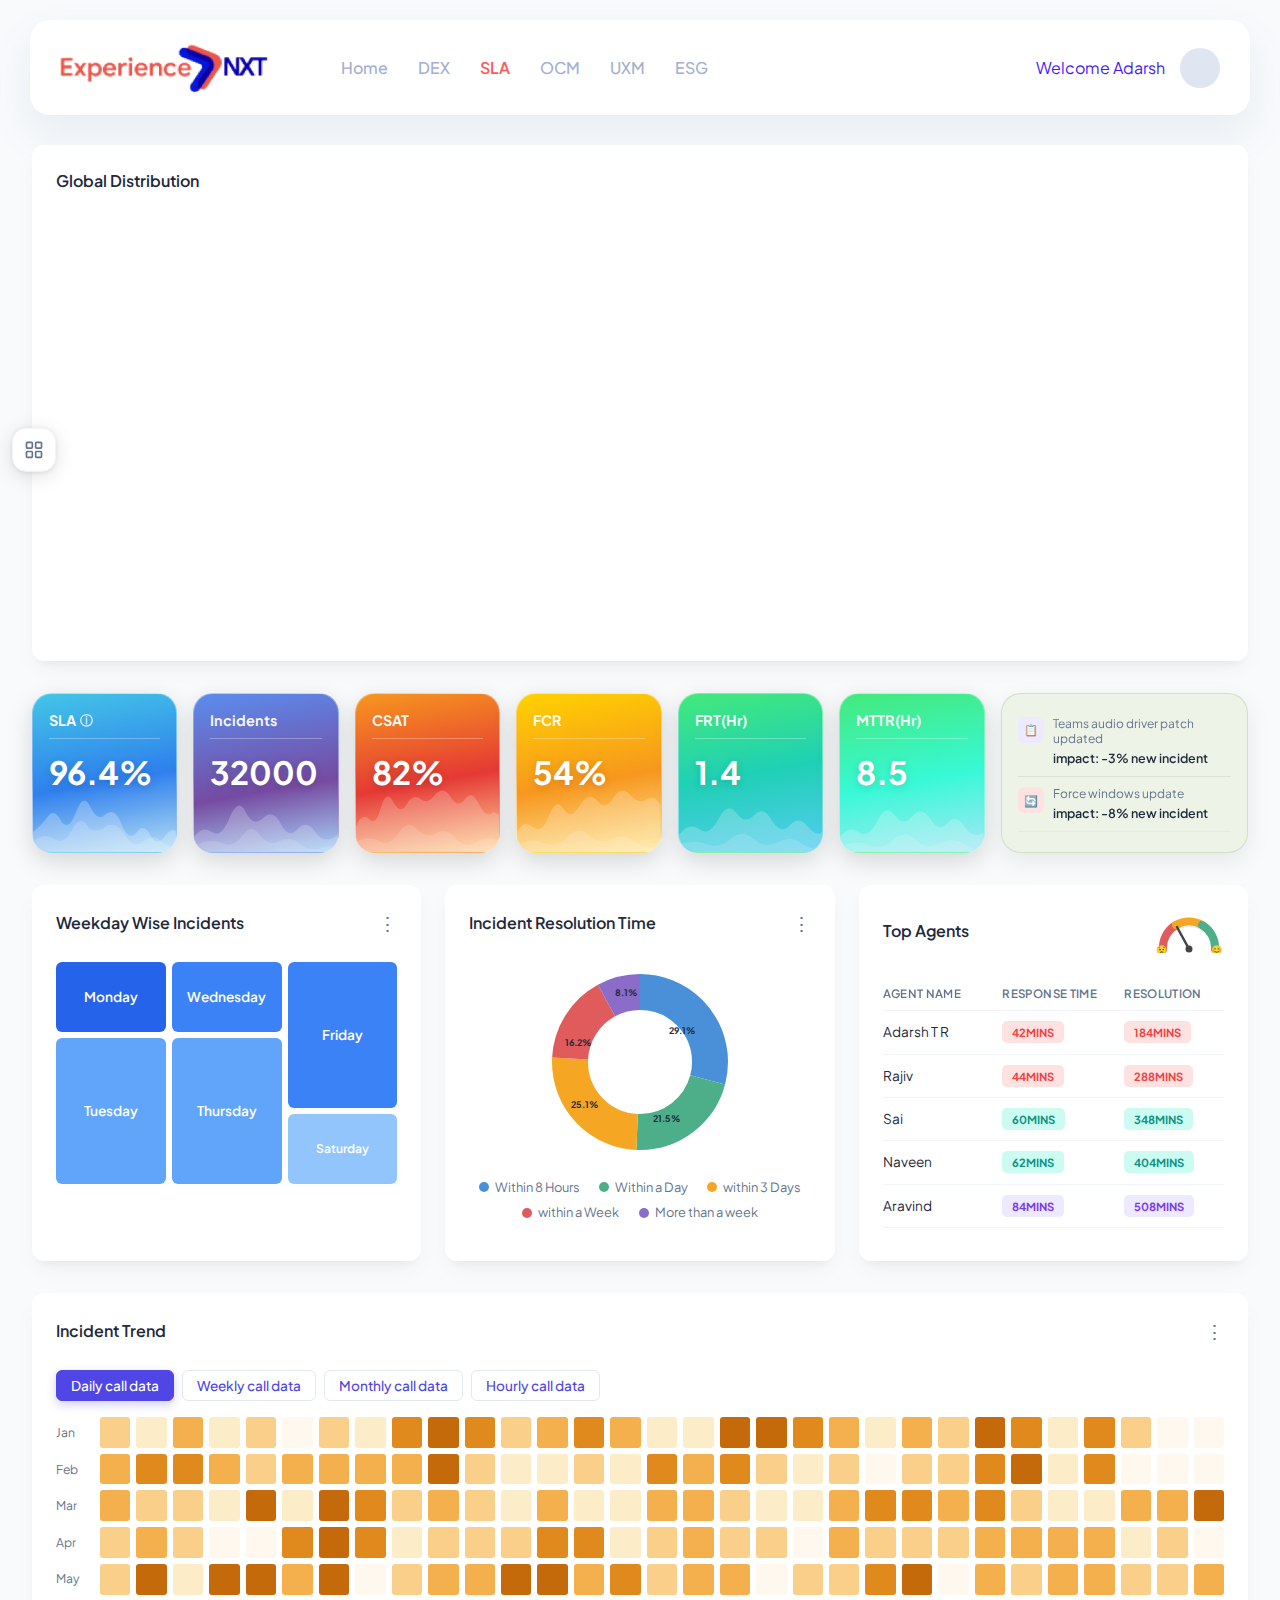
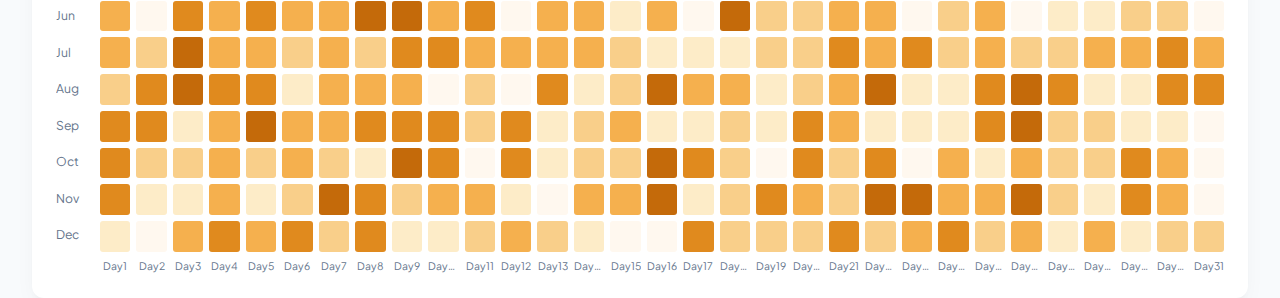
<file: call.html>
<!DOCTYPE html>
<html lang="en">
<head>
    <meta charset="UTF-8">
    <meta name="viewport" content="width=device-width, initial-scale=1.0">
    <title>Experience NXT | Enterprise Dashboard</title>
    <link rel="preconnect" href="https://fonts.googleapis.com">
    <link rel="preconnect" href="https://fonts.gstatic.com" crossorigin>
    <link href="https://fonts.googleapis.com/css2?family=Plus Jakarta Sans:wght@300;400;500;600;700&display=swap" rel="stylesheet">
    <link rel="stylesheet" href="call.css">
</head>
<body>

    <!-- Floating Side Navbar -->
    <div class="floating-nav" id="floatingNav">
        <div class="fnav-toggle" id="fnavToggle" title="Apps">
            <svg width="20" height="20" viewBox="0 0 24 24" fill="none" stroke="currentColor" stroke-width="2" stroke-linecap="round" stroke-linejoin="round">
                <rect x="3" y="3" width="7" height="7" rx="1"/><rect x="14" y="3" width="7" height="7" rx="1"/>
                <rect x="3" y="14" width="7" height="7" rx="1"/><rect x="14" y="14" width="7" height="7" rx="1"/>
            </svg>
        </div>

        <div class="fnav-panel" id="fnavPanel">
            <p class="fnav-label">APPS</p>
            <ul class="fnav-list">
                <li class="fnav-item" data-app="sentiment" onclick="window.location.href='index.html'">
                    <span class="fnav-icon sentiment">
                        <svg width="18" height="18" viewBox="0 0 24 24" fill="none" stroke="currentColor" stroke-width="2" stroke-linecap="round" stroke-linejoin="round">
                            <circle cx="12" cy="12" r="10"/>
                            <path d="M8 14s1.5 2 4 2 4-2 4-2"/>
                            <line x1="9" y1="9" x2="9.01" y2="9"/><line x1="15" y1="9" x2="15.01" y2="9"/>
                        </svg>
                    </span>
                    <span class="fnav-text">Sentiment</span>
                </li>
                <li class="fnav-item active" data-app="call">
                    <span class="fnav-icon call">
                        <svg width="18" height="18" viewBox="0 0 24 24" fill="none" stroke="currentColor" stroke-width="2" stroke-linecap="round" stroke-linejoin="round">
                            <path d="M22 16.92v3a2 2 0 0 1-2.18 2 19.79 19.79 0 0 1-8.63-3.07A19.5 19.5 0 0 1 4.69 12 19.79 19.79 0 0 1 1.61 3.35 2 2 0 0 1 3.6 1h3a2 2 0 0 1 2 1.72c.127.96.361 1.903.7 2.81a2 2 0 0 1-.45 2.11L7.91 8.6a16 16 0 0 0 6.07 6.07l.96-.96a2 2 0 0 1 2.11-.45c.907.339 1.85.573 2.81.7A2 2 0 0 1 22 16.92z"/>
                        </svg>
                    </span>
                    <span class="fnav-text">Call</span>
                </li>
                <li class="fnav-item" data-app="agent">
                    <span class="fnav-icon agent">
                        <svg width="18" height="18" viewBox="0 0 24 24" fill="none" stroke="currentColor" stroke-width="2" stroke-linecap="round" stroke-linejoin="round">
                            <path d="M20 21v-2a4 4 0 0 0-4-4H8a4 4 0 0 0-4 4v2"/>
                            <circle cx="12" cy="7" r="4"/>
                        </svg>
                    </span>
                    <span class="fnav-text">Agent</span>
                </li>
            </ul>
        </div>
    </div>
    <nav class="navbar">
        <div class="logo">
            <img src="assets/logo.png" alt="Experience NXT" class="logo-img">
        </div>
        <ul class="nav-links">
            <li>Home</li>
            <li>DEX</li>
            <li class="active">SLA</li>
            <li>OCM</li>
            <li>UXM</li>
            <li>ESG</li>
        </ul>
        <div class="user-profile">
            <span>Welcome Adarsh</span>
            <div class="avatar"></div>
        </div>
    </nav>

    <main class="dashboard-container">

        <section class="panel map-panel">
            <div class="panel-header">
              <h4>Global Distribution</h4>
            </div>
            <div style="width:100%; height:420px;"></div>
        </section>

        <!-- KPI Grid -->
        <section class="kpi-grid">
            <!-- SLA -->
            <div class="grid-card color-blue">
                <div class="card-header">SLA <span class="info-icon" style="font-size:0.8rem;opacity:0.8;">ⓘ</span></div>
                <div class="card-value">96.4%</div>
                <svg class="mountain-bg" viewBox="0 0 200 75" preserveAspectRatio="none" xmlns="http://www.w3.org/2000/svg">
                    <path d="M0 75 L0 55 Q10 50 20 40 Q30 30 40 45 Q50 55 60 35 Q70 15 80 30 Q90 45 100 38 Q115 28 125 50 Q135 65 145 55 Q155 45 165 60 Q175 70 185 58 Q195 50 200 55 L200 75 Z" fill="rgba(255,255,255,0.25)"/>
                    <path d="M0 75 L0 65 Q15 55 30 62 Q45 68 55 52 Q65 38 75 48 Q85 58 100 50 Q115 42 130 60 Q142 72 155 64 Q168 56 180 65 Q190 72 200 68 L200 75 Z" fill="rgba(255,255,255,0.18)"/>
                </svg>
            </div>

            <!-- Incidents -->
            <div class="grid-card color-purple">
                <div class="card-header">Incidents</div>
                <div class="card-value">32000</div>
                <svg class="mountain-bg" viewBox="0 0 200 75" preserveAspectRatio="none" xmlns="http://www.w3.org/2000/svg">
                    <path d="M0 75 L0 60 Q12 48 25 55 Q38 62 50 40 Q62 20 72 35 Q82 50 95 42 Q110 30 122 48 Q132 62 145 52 Q158 42 170 56 Q182 68 200 58 L200 75 Z" fill="rgba(255,255,255,0.22)"/>
                    <path d="M0 75 L0 70 Q20 60 38 66 Q55 72 68 58 Q80 46 92 58 Q105 70 120 64 Q135 58 150 68 Q165 76 180 70 L200 68 L200 75 Z" fill="rgba(255,255,255,0.15)"/>
                </svg>
            </div>

            <!-- CSAT -->
            <div class="grid-card color-red">
                <div class="card-header">CSAT</div>
                <div class="card-value">82%</div>
                <svg class="mountain-bg" viewBox="0 0 200 75" preserveAspectRatio="none" xmlns="http://www.w3.org/2000/svg">
                    <path d="M0 75 L0 50 Q8 35 18 42 Q28 50 35 30 Q42 12 52 25 Q62 38 70 28 Q80 16 90 22 Q100 28 110 18 Q122 8 132 20 Q142 32 152 22 Q162 12 172 28 Q182 42 192 35 L200 38 L200 75 Z" fill="rgba(255,255,255,0.2)"/>
                    <path d="M0 75 L0 65 Q18 58 32 64 Q48 70 60 55 Q72 42 85 52 Q98 62 112 56 Q126 50 140 62 Q154 72 168 65 Q182 58 200 64 L200 75 Z" fill="rgba(255,255,255,0.14)"/>
                </svg>
            </div>

            <!-- FCR -->
            <div class="grid-card color-orange">
                <div class="card-header">FCR</div>
                <div class="card-value">54%</div>
                <svg class="mountain-bg" viewBox="0 0 200 75" preserveAspectRatio="none" xmlns="http://www.w3.org/2000/svg">
                    <path d="M0 75 L0 55 Q10 42 22 50 Q35 58 45 38 Q55 20 65 32 Q75 44 88 28 Q100 14 112 24 Q124 34 135 20 Q146 8 158 18 Q170 28 182 22 Q192 18 200 28 L200 75 Z" fill="rgba(255,255,255,0.22)"/>
                    <path d="M0 75 L0 68 Q22 60 38 66 Q55 72 70 60 Q85 48 100 58 Q115 68 132 62 Q148 56 165 65 Q180 73 200 68 L200 75 Z" fill="rgba(255,255,255,0.15)"/>
                </svg>
            </div>

            <!-- FRT -->
            <div class="grid-card color-teal">
                <div class="card-header">FRT(Hr)</div>
                <div class="card-value">1.4</div>
                <svg class="mountain-bg" viewBox="0 0 200 75" preserveAspectRatio="none" xmlns="http://www.w3.org/2000/svg">
                    <path d="M0 75 L0 58 Q14 45 28 52 Q42 60 55 42 Q68 24 80 36 Q92 48 105 38 Q118 28 130 44 Q142 58 155 48 Q168 38 180 50 Q192 60 200 55 L200 75 Z" fill="rgba(255,255,255,0.22)"/>
                    <path d="M0 75 L0 68 Q20 62 38 67 Q56 72 72 62 Q88 52 104 62 Q120 72 138 65 Q155 58 172 67 Q186 74 200 70 L200 75 Z" fill="rgba(255,255,255,0.15)"/>
                </svg>
            </div>

            <!-- MTTR -->
            <div class="grid-card color-indigo">
                <div class="card-header">MTTR(Hr)</div>
                <div class="card-value">8.5</div>
                <svg class="mountain-bg" viewBox="0 0 200 75" preserveAspectRatio="none" xmlns="http://www.w3.org/2000/svg">
                    <path d="M0 75 L0 60 Q12 48 26 55 Q40 62 52 44 Q64 26 76 38 Q88 50 100 40 Q114 28 126 42 Q138 56 150 46 Q162 36 174 50 Q186 62 200 56 L200 75 Z" fill="rgba(255,255,255,0.22)"/>
                    <path d="M0 75 L0 70 Q22 62 40 68 Q58 74 74 63 Q90 52 106 63 Q122 73 140 66 Q158 59 176 68 Q190 75 200 71 L200 75 Z" fill="rgba(255,255,255,0.15)"/>
                </svg>
            </div>

            <!-- Auto-scrolling News Panel -->
            <div class="news-panel">
                <div class="news-scroll-wrapper">
                    <div class="news-scroll-inner" id="newsScroll">
                        <!-- Items duplicated for seamless loop -->
                    </div>
                </div>
            </div>
        </section>

        <!-- Main Content Area -->
        <div class="content-grid">

            <!-- Weekday Wise Incidents Treemap -->
            <div class="panel">
                <div class="panel-header">
                    <h4>Weekday Wise Incidents</h4>
                    <span class="menu-dots">⋮</span>
                </div>
                <div class="treemap-mock">
                    <div class="treemap-item blue-1" style="grid-area: mon;">Monday</div>
                    <div class="treemap-item blue-2" style="grid-area: wed;">Wednesday</div>
                    <div class="treemap-item blue-3" style="grid-area: fri;">Friday</div>
                    <div class="treemap-item blue-4" style="grid-area: tue;">Tuesday</div>
                    <div class="treemap-item blue-5" style="grid-area: thu;">Thursday</div>
                    <div class="treemap-item blue-6" style="grid-area: sat;">Saturday</div>
                </div>
            </div>

            <!-- Incident Resolution Time - SVG Donut -->
            <div class="panel">
                <div class="panel-header">
                    <h4>Incident Resolution Time</h4>
                    <span class="menu-dots">⋮</span>
                </div>
                <div class="donut-wrapper">
                    <svg viewBox="0 0 200 200" class="donut-svg">
                        <!-- Blue: Within 8 Hours 29.1% -->
                        <circle class="donut-seg" cx="100" cy="100" r="70"
                            stroke="#4A90D9"
                            stroke-dasharray="127.99 311.83"
                            stroke-dashoffset="0"/>
                        <!-- Green: Within a Day 21.5% -->
                        <circle class="donut-seg" cx="100" cy="100" r="70"
                            stroke="#4CAF8A"
                            stroke-dasharray="94.56 345.26"
                            stroke-dashoffset="-127.99"/>
                        <!-- Orange: Within 3 Days 25.1% -->
                        <circle class="donut-seg" cx="100" cy="100" r="70"
                            stroke="#F5A623"
                            stroke-dasharray="110.40 329.42"
                            stroke-dashoffset="-222.55"/>
                        <!-- Red: Within a Week 16.2% -->
                        <circle class="donut-seg" cx="100" cy="100" r="70"
                            stroke="#E05C5C"
                            stroke-dasharray="71.25 368.57"
                            stroke-dashoffset="-332.95"/>
                        <!-- Purple: More than a week 8.1% -->
                        <circle class="donut-seg" cx="100" cy="100" r="70"
                            stroke="#8B6CC8"
                            stroke-dasharray="35.62 404.20"
                            stroke-dashoffset="-404.20"/>

                        <text x="142" y="70" class="donut-label" transform="rotate(90,100,100)">29.1%</text>
                        <text x="126" y="158" class="donut-label" transform="rotate(90,100,100)">21.5%</text>
                        <text x="44" y="144" class="donut-label" transform="rotate(90,100,100)">25.1%</text>
                        <text x="38" y="82" class="donut-label" transform="rotate(90,100,100)">16.2%</text>
                        <text x="86" y="32" class="donut-label" transform="rotate(90,100,100)">8.1%</text>
                    </svg>

                    <div class="donut-legend">
                        <div class="legend-item"><span class="dot" style="background:#4A90D9"></span> Within 8 Hours</div>
                        <div class="legend-item"><span class="dot" style="background:#4CAF8A"></span> Within a Day</div>
                        <div class="legend-item"><span class="dot" style="background:#F5A623"></span> within 3 Days</div>
                        <div class="legend-item"><span class="dot" style="background:#E05C5C"></span> within a Week</div>
                        <div class="legend-item"><span class="dot" style="background:#8B6CC8"></span> More than a week</div>
                    </div>
                </div>
            </div>

            <!-- Top Agents -->
            <div class="panel agents-panel">
                <div class="panel-header">
                    <h4>Top Agents</h4>
                    <!-- Gauge SVG matching the image -->
                    <svg width="70" height="44" viewBox="0 0 70 44">
                        <path d="M 9 40 A 26 26 0 0 1 61 40" fill="none" stroke="#eee" stroke-width="8" stroke-linecap="round"/>
                        <path d="M 9 40 A 26 26 0 0 1 22 16" fill="none" stroke="#E05C5C" stroke-width="8" stroke-linecap="round"/>
                        <path d="M 22 16 A 26 26 0 0 1 48 16" fill="none" stroke="#F5A623" stroke-width="8" stroke-linecap="round"/>
                        <path d="M 48 16 A 26 26 0 0 1 61 40" fill="none" stroke="#4CAF8A" stroke-width="8" stroke-linecap="round"/>
                        <!-- needle pointing to yellow zone -->
                        <line x1="35" y1="40" x2="23" y2="18" stroke="#444" stroke-width="2.5" stroke-linecap="round"/>
                        <circle cx="35" cy="40" r="3.5" fill="#444"/>
                        <!-- emoji faces -->
                        <text x="2" y="44" font-size="9">😟</text>
                        <text x="57" y="44" font-size="9">😊</text>
                    </svg>
                </div>
                <div class="agents-scroll">
                    <table class="agents-table">
                        <thead>
                            <tr>
                                <th>AGENT NAME</th>
                                <th>RESPONSE TIME</th>
                                <th>RESOLUTION</th>
                            </tr>
                        </thead>
                        <tbody>
                            <tr>
                                <td>Adarsh T R</td>
                                <td><span class="badge red">42MINS</span></td>
                                <td><span class="badge red">184MINS</span></td>
                            </tr>
                            <tr>
                                <td>Rajiv</td>
                                <td><span class="badge red">44MINS</span></td>
                                <td><span class="badge red">288MINS</span></td>
                            </tr>
                            <tr>
                                <td>Sai</td>
                                <td><span class="badge teal">60MINS</span></td>
                                <td><span class="badge teal">348MINS</span></td>
                            </tr>
                            <tr>
                                <td>Naveen</td>
                                <td><span class="badge teal">62MINS</span></td>
                                <td><span class="badge teal">404MINS</span></td>
                            </tr>
                            <tr>
                                <td>Aravind</td>
                                <td><span class="badge purple">84MINS</span></td>
                                <td><span class="badge purple">508MINS</span></td>
                            </tr>
                            <tr>
                                <td>Chandrakanth</td>
                                <td><span class="badge purple">90MINS</span></td>
                                <td><span class="badge purple">600MINS</span></td>
                            </tr>
                            <tr>
                                <td>Priya</td>
                                <td><span class="badge purple">98MINS</span></td>
                                <td><span class="badge purple">650MINS</span></td>
                            </tr>
                        </tbody>
                    </table>
                </div>
            </div>
        </div>

        <!-- Heatmap Section -->
        <section class="panel heatmap-panel">
            <div class="panel-header">
                <h4>Incident Trend</h4>
                <span class="menu-dots">⋮</span>
            </div>

            <div class="toggle-group">
                <button class="toggle-btn active">Daily call data</button>
                <button class="toggle-btn">Weekly call data</button>
                <button class="toggle-btn">Monthly call data</button>
                <button class="toggle-btn">Hourly call data</button>
            </div>

            <div class="heatmap-container">
                <div class="heatmap-grid">
                    <div class="month-labels">
                        <span>Jan</span><span>Feb</span><span>Mar</span><span>Apr</span>
                        <span>May</span><span>Jun</span><span>Jul</span><span>Aug</span>
                        <span>Sep</span><span>Oct</span><span>Nov</span><span>Dec</span>
                    </div>
                    <div class="heatmap-cells" id="heatmapCells"></div>
                </div>
                <div class="days" id="dayLabels"></div>
            </div>
        </section>
    </main>

    <script>
        /* ── Floating Nav Toggle ── */
        (function() {
            const nav = document.getElementById('floatingNav');
            const toggle = document.getElementById('fnavToggle');
            const panel = document.getElementById('fnavPanel');

            toggle.addEventListener('click', function(e) {
                e.stopPropagation();
                nav.classList.toggle('expanded');
            });

            document.addEventListener('click', function(e) {
                if (!nav.contains(e.target)) {
                    nav.classList.remove('expanded');
                }
            });

            document.querySelectorAll('.fnav-item').forEach(function(item) {
                item.addEventListener('click', function() {
                    // Only update active state for non-navigation items
                    if (item.dataset.app !== 'sentiment') {
                        document.querySelectorAll('.fnav-item').forEach(i => i.classList.remove('active'));
                        item.classList.add('active');
                    }
                });
            });
        })();

        /* ── News Ticker ── */
        (function() {
            const newsItems = [
                { icon: 'purple', iconText: '📋', title: 'Teams audio driver patch updated', sub: 'impact: -3% new incident' },
                { icon: 'red',    iconText: '🔄', title: 'Force windows update',             sub: 'impact: -8% new incident' },
                { icon: 'teal',   iconText: '✅', title: '30% Incidents resolved < 1 Days',  sub: 'SLA compliance improving' },
                { icon: 'yellow', iconText: '⚠️', title: 'VPN connectivity issues detected', sub: 'impact: +5% new incident' },
                { icon: 'blue',   iconText: '📊', title: 'Monthly SLA report published',     sub: 'score: 96.4% achieved' },
                { icon: 'orange', iconText: '🔧', title: 'Printer driver rollout complete',  sub: 'impact: -4% new incident' },
                { icon: 'purple', iconText: '🛡️', title: 'Security patch KB5032278 applied', sub: 'impact: -6% new incident' },
                { icon: 'red',    iconText: '📡', title: 'Network switch firmware updated',  sub: 'impact: -2% new incident' },
                { icon: 'teal',   iconText: '💡', title: 'MTTR improved by 12% this week',  sub: 'avg resolution: 8.5 hrs' },
                { icon: 'blue',   iconText: '👥', title: 'Agent onboarding completed x4',   sub: 'total active agents: 120' },
            ];

            const container = document.getElementById('newsScroll');
            const doubled = [...newsItems, ...newsItems];
            doubled.forEach(item => {
                const div = document.createElement('div');
                div.className = 'news-item';
                div.innerHTML = `
                    <div class="news-icon ${item.icon}">${item.iconText}</div>
                    <div class="news-text">
                        <p>${item.title}</p>
                        <strong>${item.sub}</strong>
                    </div>`;
                container.appendChild(div);
            });

            const itemH = 52;
            const totalH = newsItems.length * itemH;
            container.style.animationDuration = (newsItems.length * 2.2) + 's';
            container.style.setProperty('--scroll-h', `-${totalH}px`);
        })();

        (function () {
            function seededRandom(seed) {
                let s = seed;
                return function () {
                    s = (s * 1664525 + 1013904223) & 0xffffffff;
                    return (s >>> 0) / 0xffffffff;
                };
            }
            const rand = seededRandom(42);
            const daysInMonth = [31, 28, 31, 30, 31, 30, 31, 31, 30, 31, 30, 31];
            const cellsContainer = document.getElementById('heatmapCells');
            const dayLabelsContainer = document.getElementById('dayLabels');

            for (let month = 0; month < 12; month++) {
                for (let day = 0; day < 31; day++) {
                    const div = document.createElement('div');
                    div.className = 'cell';
                    if (day >= daysInMonth[month]) {
                        div.classList.add('v0');
                    } else {
                        const r = rand();
                        let v;
                        if      (r < 0.08) v = 0;
                        else if (r < 0.25) v = 1;
                        else if (r < 0.50) v = 2;
                        else if (r < 0.75) v = 3;
                        else if (r < 0.92) v = 4;
                        else               v = 5;
                        div.classList.add('v' + v);
                    }
                    cellsContainer.appendChild(div);
                }
            }

            for (let d = 1; d <= 31; d++) {
                const span = document.createElement('span');
                span.textContent = 'Day' + d;
                dayLabelsContainer.appendChild(span);
            }

            document.querySelectorAll('.toggle-btn').forEach(function (btn) {
                btn.addEventListener('click', function () {
                    document.querySelectorAll('.toggle-btn').forEach(b => b.classList.remove('active'));
                    btn.classList.add('active');
                });
            });
        })();
    </script>

<!-- ══════════════════════════════════════
     MODAL 1: SLA Target
══════════════════════════════════════ -->
<div id="slaModal" class="modal-overlay" onclick="closeSLAModal(event)">
    <div class="modal-box modal-sla">
        <div class="modal-header">
            <h3>SLA Target</h3>
            <button class="modal-close" onclick="document.getElementById('slaModal').style.display='none'">×</button>
        </div>
        <div class="modal-body">
            <table class="modal-table">
                <thead>
                    <tr>
                        <th>MONITOR NAME</th>
                        <th>SLA NAME</th>
                        <th>GROUP NAME</th>
                        <th>GOAL(%)</th>
                        <th>ACHIEVED</th>
                        <th>STATUS</th>
                        <th></th>
                    </tr>
                </thead>
                <tbody id="slaTableBody"></tbody>
            </table>
        </div>
    </div>
</div>

<!-- ══════════════════════════════════════
     MODAL 2: SLA Analysis
══════════════════════════════════════ -->
<div id="analysisModal" class="modal-overlay" onclick="closeAnalysisModal(event)">
    <div class="modal-box modal-analysis">
        <button class="modal-close analysis-close" onclick="document.getElementById('analysisModal').style.display='none'">×</button>
        <h3 class="analysis-title">SLA Analysis</h3>
        <p class="analysis-sub" id="analysisSub"></p>
        <div class="modal-body">
            <table class="modal-table analysis-table">
                <thead>
                    <tr>
                        <th>CLOSE DATE</th>
                        <th>YR-MONTH</th>
                        <th>DAY</th>
                        <th>QUE TYPE</th>
                        <th>TEAM</th>
                        <th>TOWER</th>
                        <th>REGION</th>
                        <th>FINAL CLASSIFICATION</th>
                        <th>RESOURCE</th>
                        <th>SHIFT</th>
                        <th>RESSLA TARGET</th>
                        <th>RES SLA MET</th>
                        <th>COUNT</th>
                        <th>TICKETS W.O.BL</th>
                        <th>MET W.O.BL</th>
                        <th>CLOSE WEEK START DATE</th>
                        <th>PRIORITY</th>
                        <th>SLA TYPE</th>
                        <th>TICKET#</th>
                        <th>BACKLOG</th>
                    </tr>
                </thead>
                <tbody id="analysisTableBody"></tbody>
            </table>
        </div>
    </div>
</div>

<style>
/* ── Modal Overlay ── */
.modal-overlay {
    display: none;
    position: fixed;
    inset: 0;
    background: rgba(0,0,0,0.55);
    z-index: 2000;
    align-items: center;
    justify-content: center;
    backdrop-filter: blur(2px);
}
.modal-overlay.active { display: flex; }

.modal-box {
    background: #fff;
    border-radius: 12px;
    box-shadow: 0 24px 60px rgba(0,0,0,0.25);
    max-height: 85vh;
    display: flex;
    flex-direction: column;
    animation: modalIn 0.22s ease;
}
@keyframes modalIn {
    from { opacity:0; transform: scale(0.96) translateY(10px); }
    to   { opacity:1; transform: scale(1) translateY(0); }
}

.modal-sla      { width: 95vw; max-width: 95vw; }
.modal-analysis { width: 95vw; max-width: 95vw; }

.modal-header {
    display: flex;
    justify-content: space-between;
    align-items: center;
    padding: 1.2rem 1.5rem 1rem;
    border-bottom: 1px solid #e2e8f0;
}
.modal-header h3 {
    font-size: 1.1rem;
    font-weight: 700;
    color: #1e293b;
}
.modal-close {
    background: none;
    border: none;
    font-size: 1.4rem;
    color: #94a3b8;
    cursor: pointer;
    line-height: 1;
    padding: 0 4px;
    transition: color 0.2s;
}
.modal-close:hover { color: #ef4444; }

.analysis-close {
    position: sticky;
    top: 0;
    align-self: flex-end;
    margin: 1rem 1.5rem 0;
    z-index: 10;
}
.analysis-title {
    font-size: 1.1rem;
    font-weight: 700;
    color: #1e293b;
    padding: 0 1.5rem 0.2rem;
}
.analysis-sub {
    font-size: 0.82rem;
    color: #64748b;
    padding: 0 1.5rem 0.8rem;
    border-bottom: 1px solid #e2e8f0;
    margin-bottom: 0;
}

.modal-body {
    overflow: auto;
    padding: 0 1.5rem 1.5rem;
    flex: 1;
}

/* ── Modal Tables ── */
.modal-table {
    width: 100%;
    border-collapse: collapse;
    font-size: 0.82rem;
    margin-top: 1rem;
}
.modal-table th {
    text-align: left;
    font-size: 0.72rem;
    font-weight: 700;
    color: #64748b;
    letter-spacing: 0.04em;
    padding: 8px 10px;
    border-bottom: 2px solid #e2e8f0;
    white-space: nowrap;
    position: sticky;
    top: 0;
    background: #fff;
}
.modal-table td {
    padding: 9px 10px;
    border-bottom: 1px solid #f1f5f9;
    color: #334155;
    white-space: nowrap;
    vertical-align: middle;
}
.modal-table tr:hover td { background: #f8fafc; }

/* Row highlight for failed / night rows */
.modal-table tr.row-highlight td {
    background: #f87171;
    color: #fff;
}
.modal-table tr.row-highlight:hover td { background: #ef4444; }

/* Monitor name link style */
.monitor-link {
    color: #4F46E5;
    font-weight: 500;
    cursor: pointer;
    text-decoration: none;
}
.monitor-link:hover { text-decoration: underline; }

/* Progress bar */
.progress-wrap {
    display: flex;
    align-items: center;
    gap: 8px;
}
.progress-bar {
    height: 22px;
    border-radius: 4px;
    display: flex;
    align-items: center;
    padding: 0 8px;
    font-weight: 700;
    font-size: 0.75rem;
    color: #fff;
    min-width: 60px;
}
.progress-bar.green { background: #22c55e; }
.progress-bar.red   { background: #ef4444; }

.status-success { color: #22c55e; font-weight: 600; }
.status-failed  { color: #ef4444; font-weight: 600; }

.view-report-btn {
    color: #4F46E5;
    font-weight: 600;
    font-size: 0.8rem;
    cursor: pointer;
    background: none;
    border: none;
    padding: 0;
    white-space: nowrap;
}
.view-report-btn:hover { text-decoration: underline; }
</style>

<script>
/* ══════════════════════════════════════
   SLA Modal Data & Logic
══════════════════════════════════════ */
const slaData = [
    { monitor: 'Prod_INC-CRITICAL-ResponseTime-900Sec',   sla:'SLA 01', group:'2,testing_1,testing_2', goal:99, achieved:85,  status:'Failed'  },
    { monitor: 'Prod_INC-CRITICAL-ResolutionTime-15000Sec', sla:'SLA 02', group:'2,testing_1,testing_2', goal:99, achieved:100, status:'Success' },
    { monitor: 'Prod_INC-HIGH-ResponseTime-1800Sec',       sla:'SLA 03', group:'2,testing_1,testing_2', goal:98, achieved:99,  status:'Success' },
    { monitor: 'Prod_INC-HIGH-ResolutionTime-35000Sec',    sla:'SLA 04', group:'2,testing_1,testing_2', goal:98, achieved:95,  status:'Failed'  },
    { monitor: 'Prod_INC-MEDIUM-ResponseTime-3200Sec',     sla:'SLA 05', group:'-',                      goal:96, achieved:97,  status:'Success' },
    { monitor: 'Prod_INC-MEDIUM-ResolutionTime-65000Sec',  sla:'SLA 06', group:'testing_1,testing_2',   goal:96, achieved:95,  status:'Failed'  },
    { monitor: 'Prod_INC-LOW-ResponseTime-3200Sec',        sla:'SLA 07', group:'testing_1,testing_2',   goal:95, achieved:98,  status:'Success' },
    { monitor: 'Prod_INC-LOW-ResolutionTime-65000Sec',     sla:'SLA 08', group:'-',                      goal:95, achieved:95,  status:'Success' },
    { monitor: 'Prod_SR-CRITICAL-ResolutionTime-15000Sec', sla:'SLA 09', group:'-',                      goal:98, achieved:100, status:'Success' },
    { monitor: 'Prod_SR-CRITICAL-ResolutionTime-15000Sec', sla:'SLA 10', group:'-',                      goal:98, achieved:100, status:'Success' },
];

/* SLA Analysis rows – combined data from image 2 & 3 */
const analysisRows = [
    { closeDate:'2025-02-10', yrMonth:'2025-02', day:'Monday',    queType:'Incident',        team:'Support',    tower:'Cloud',   region:'US-East',      finalClass:'Resolved', resource:'John Doe',      shift:'Day',   resslaTarget:'4 hours', resSLAMet:'Yes', count:5,  ticketsWO:2, metWO:2, closeWeek:'2025-02-08', priority:'High',     slaType:'Standard', ticket:'INC0012345', backlog:0, highlight:false },
    { closeDate:'2025-02-11', yrMonth:'2025-02', day:'Tuesday',   queType:'Service Request', team:'Operations', tower:'Network', region:'Europe',       finalClass:'Closed',   resource:'Jane Smith',    shift:'Night', resslaTarget:'8 hours', resSLAMet:'No',  count:3,  ticketsWO:1, metWO:1, closeWeek:'2025-02-09', priority:'Medium',   slaType:'Premium',  ticket:'SR0012346',  backlog:1, highlight:true  },
    { closeDate:'2025-02-12', yrMonth:'2025-02', day:'Wednesday', queType:'Incident',        team:'Support',    tower:'Cloud',   region:'APAC',         finalClass:'Resolved', resource:'Michael Lee',  shift:'Day',   resslaTarget:'4 hours', resSLAMet:'Yes', count:7,  ticketsWO:3, metWO:3, closeWeek:'2025-02-10', priority:'Critical', slaType:'Standard', ticket:'INC0012347', backlog:0, highlight:false },
    { closeDate:'2025-02-13', yrMonth:'2025-02', day:'Thursday',  queType:'Service Request', team:'Support',    tower:'Security',region:'EMEA',         finalClass:'Closed',   resource:'Emma Williams',shift:'Night', resslaTarget:'12 hours',resSLAMet:'No',  count:10, ticketsWO:4, metWO:3, closeWeek:'2025-02-10', priority:'Low',      slaType:'Premium',  ticket:'SR0012348',  backlog:2, highlight:true  },
    { closeDate:'2025-02-14', yrMonth:'2025-02', day:'Friday',    queType:'Incident',        team:'Support',    tower:'Cloud',   region:'US-West',      finalClass:'Resolved', resource:'Lucas Brown',  shift:'Day',   resslaTarget:'4 hours', resSLAMet:'Yes', count:4,  ticketsWO:1, metWO:2, closeWeek:'2025-02-11', priority:'Medium',   slaType:'Standard', ticket:'INC0012349', backlog:0, highlight:false },
    { closeDate:'2025-02-15', yrMonth:'2025-02', day:'Saturday',  queType:'Service Request', team:'Operations', tower:'Network', region:'South America',finalClass:'Closed',   resource:'Olivia Green', shift:'Night', resslaTarget:'6 hours', resSLAMet:'Yes', count:2,  ticketsWO:1, metWO:1, closeWeek:'2025-02-14', priority:'High',     slaType:'Premium',  ticket:'SR0012350',  backlog:0, highlight:false },
    { closeDate:'2025-02-16', yrMonth:'2025-02', day:'Sunday',    queType:'Incident',        team:'Support',    tower:'Cloud',   region:'Europe',       finalClass:'Resolved', resource:'James Black',  shift:'Day',   resslaTarget:'4 hours', resSLAMet:'Yes', count:3,  ticketsWO:1, metWO:1, closeWeek:'2025-02-15', priority:'Low',      slaType:'Standard', ticket:'INC0012351', backlog:0, highlight:false },
    { closeDate:'2025-02-17', yrMonth:'2025-02', day:'Monday',    queType:'Service Request', team:'Support',    tower:'Cloud',   region:'US-East',      finalClass:'Closed',   resource:'Sophia Harris',shift:'Night', resslaTarget:'6 hours', resSLAMet:'No',  count:5,  ticketsWO:2, metWO:3, closeWeek:'2025-02-16', priority:'Critical', slaType:'Standard', ticket:'SR0012352',  backlog:1, highlight:true  },
    { closeDate:'2025-02-18', yrMonth:'2025-02', day:'Tuesday',   queType:'Incident',        team:'Support',    tower:'Network', region:'EMEA',         finalClass:'Resolved', resource:'John Doe',     shift:'Day',   resslaTarget:'4 hours', resSLAMet:'Yes', count:2,  ticketsWO:1, metWO:1, closeWeek:'2025-02-17', priority:'Medium',   slaType:'Standard', ticket:'INC0012353', backlog:0, highlight:false },
    { closeDate:'2025-02-19', yrMonth:'2025-02', day:'Wednesday', queType:'Service Request', team:'Operations', tower:'Network', region:'South America',finalClass:'Closed',   resource:'Olivia Green', shift:'Night', resslaTarget:'6 hours', resSLAMet:'Yes', count:4,  ticketsWO:2, metWO:2, closeWeek:'2025-02-18', priority:'High',     slaType:'Premium',  ticket:'SR0012354',  backlog:0, highlight:false },
    { closeDate:'2025-02-20', yrMonth:'2025-02', day:'Thursday',  queType:'Incident',        team:'Support',    tower:'Cloud',   region:'US-West',      finalClass:'Resolved', resource:'Emma Williams',shift:'Day',   resslaTarget:'6 hours', resSLAMet:'No',  count:6,  ticketsWO:3, metWO:1, closeWeek:'2025-02-19', priority:'Low',      slaType:'Premium',  ticket:'SR0012355',  backlog:2, highlight:true  },
    { closeDate:'2025-02-21', yrMonth:'2025-02', day:'Friday',    queType:'Service Request', team:'Support',    tower:'Security',region:'APAC',         finalClass:'Closed',   resource:'James Black',  shift:'Night', resslaTarget:'4 hours', resSLAMet:'Yes', count:7,  ticketsWO:3, metWO:4, closeWeek:'2025-02-20', priority:'High',     slaType:'Standard', ticket:'SR0012356',  backlog:0, highlight:false },
    { closeDate:'2025-02-22', yrMonth:'2025-02', day:'Saturday',  queType:'Incident',        team:'Support',    tower:'Cloud',   region:'Europe',       finalClass:'Resolved', resource:'Michael Lee',  shift:'Day',   resslaTarget:'4 hours', resSLAMet:'Yes', count:8,  ticketsWO:4, metWO:4, closeWeek:'2025-02-21', priority:'Critical', slaType:'Standard', ticket:'INC0012357', backlog:0, highlight:false },
    { closeDate:'2025-02-23', yrMonth:'2025-02', day:'Monday',    queType:'Service Request', team:'Support',    tower:'Cloud',   region:'US-East',      finalClass:'Closed',   resource:'Olivia Green', shift:'Night', resslaTarget:'6 hours', resSLAMet:'No',  count:3,  ticketsWO:2, metWO:2, closeWeek:'2025-02-22', priority:'Medium',   slaType:'Premium',  ticket:'SR0012358',  backlog:2, highlight:true  },
    { closeDate:'2025-02-24', yrMonth:'2025-02', day:'Monday',    queType:'Incident',        team:'Support',    tower:'Network', region:'EMEA',         finalClass:'Resolved', resource:'James Black',  shift:'Day',   resslaTarget:'4 hours', resSLAMet:'Yes', count:6,  ticketsWO:3, metWO:3, closeWeek:'2025-02-23', priority:'Low',      slaType:'Standard', ticket:'INC0012359', backlog:0, highlight:false },
];

function buildSLATable() {
    const tbody = document.getElementById('slaTableBody');
    tbody.innerHTML = '';
    slaData.forEach((row, idx) => {
        const isGreen = row.status === 'Success';
        const barWidth = Math.round((row.achieved / 100) * 180);
        const tr = document.createElement('tr');
        tr.innerHTML = `
            <td><span class="monitor-link">${row.monitor}</span></td>
            <td>${row.sla}</td>
            <td>${row.group}</td>
            <td>${row.goal}</td>
            <td>
                <div class="progress-wrap">
                    <div class="progress-bar ${isGreen ? 'green' : 'red'}" style="width:${barWidth}px;">${row.achieved}%</div>
                </div>
            </td>
            <td class="${isGreen ? 'status-success' : 'status-failed'}">${row.status}</td>
            <td><button class="view-report-btn" onclick="openAnalysis('${row.sla}','${row.monitor}')">View Report</button></td>
        `;
        tbody.appendChild(tr);
    });
}

function openSLAModal() {
    buildSLATable();
    document.getElementById('slaModal').style.display = 'flex';
}

function closeSLAModal(e) {
    if (e.target === document.getElementById('slaModal')) {
        document.getElementById('slaModal').style.display = 'none';
    }
}

function openAnalysis(slaName, monitorName) {
    document.getElementById('analysisSub').textContent = slaName + ' : ' + monitorName;
    const tbody = document.getElementById('analysisTableBody');
    tbody.innerHTML = '';
    analysisRows.forEach(row => {
        const tr = document.createElement('tr');
        if (row.highlight) tr.classList.add('row-highlight');
        tr.innerHTML = `
            <td>${row.closeDate}</td>
            <td>${row.yrMonth}</td>
            <td>${row.day}</td>
            <td>${row.queType}</td>
            <td>${row.team}</td>
            <td>${row.tower}</td>
            <td>${row.region}</td>
            <td>${row.finalClass}</td>
            <td>${row.resource}</td>
            <td>${row.shift}</td>
            <td>${row.resslaTarget}</td>
            <td>${row.resSLAMet}</td>
            <td>${row.count}</td>
            <td>${row.ticketsWO}</td>
            <td>${row.metWO}</td>
            <td>${row.closeWeek}</td>
            <td>${row.priority}</td>
            <td>${row.slaType}</td>
            <td>${row.ticket}</td>
            <td>${row.backlog}</td>
        `;
        tbody.appendChild(tr);
    });
    document.getElementById('analysisModal').style.display = 'flex';
}

function closeAnalysisModal(e) {
    if (e.target === document.getElementById('analysisModal')) {
        document.getElementById('analysisModal').style.display = 'none';
    }
}

/* Hook SLA KPI card click */
document.addEventListener('DOMContentLoaded', function() {
    const slaCard = document.querySelector('.grid-card.color-blue');
    if (slaCard) {
        slaCard.style.cursor = 'pointer';
        slaCard.addEventListener('click', openSLAModal);
    }
});

/* Close on Escape */
document.addEventListener('keydown', function(e) {
    if (e.key === 'Escape') {
        document.getElementById('slaModal').style.display = 'none';
        document.getElementById('analysisModal').style.display = 'none';
    }
});
</script>

</body>
</html>
</file>
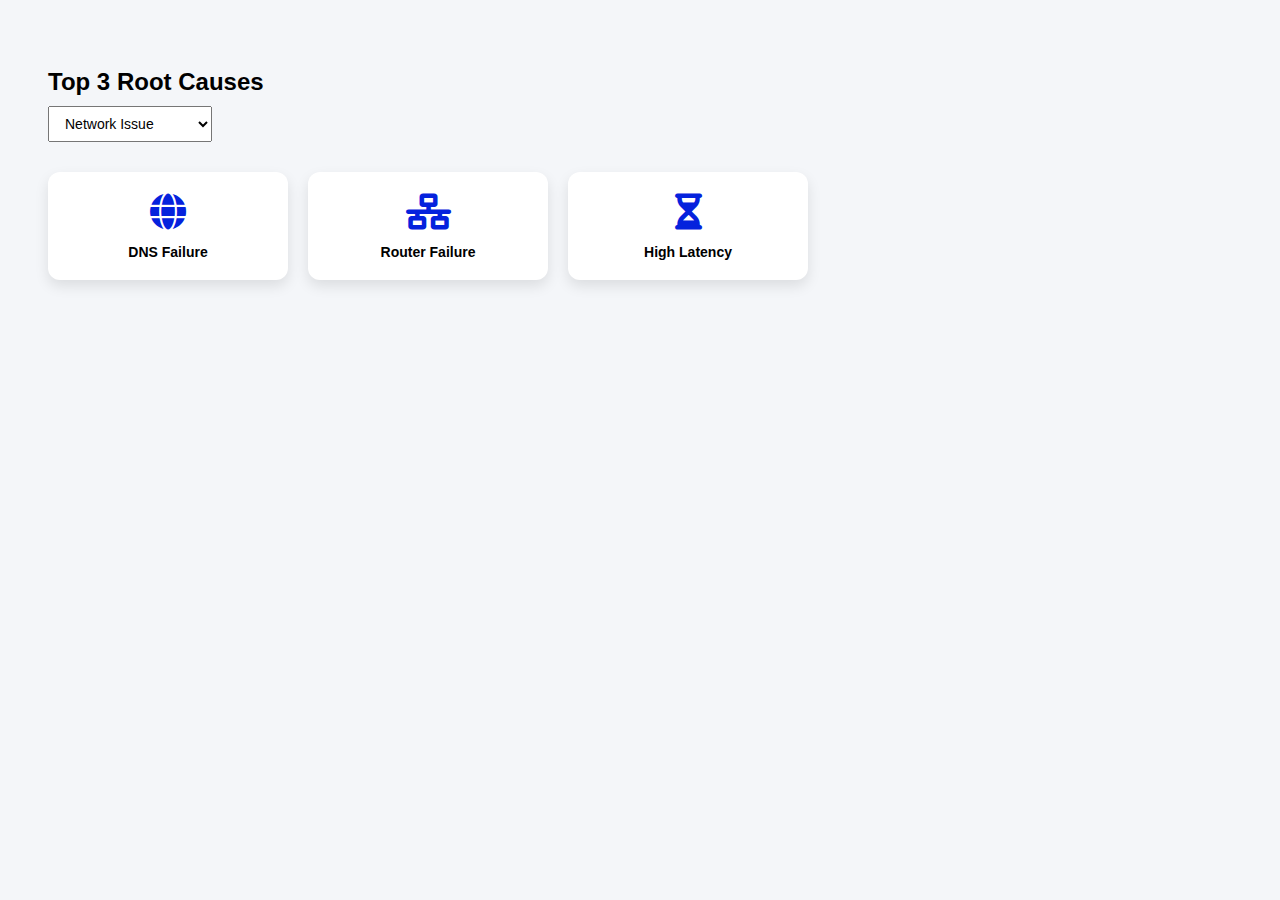
<file: causeicons.html>
<!DOCTYPE html>
<html lang="en">
<head>
  <meta charset="UTF-8" />
  <title>Top Root Causes</title>

  <!-- Font Awesome -->
  <link
    rel="stylesheet"
    href="https://cdnjs.cloudflare.com/ajax/libs/font-awesome/6.5.1/css/all.min.css"
  />

  <style>
    body {
      font-family: Arial, sans-serif;
      background: #f4f6f9;
      padding: 40px;
    }

    h2 {
      margin-bottom: 10px;
    }

    select {
      padding: 8px 12px;
      font-size: 14px;
      margin-bottom: 30px;
    }

    .root-cause-container {
      display: flex;
      gap: 20px;
    }

    .root-cause-card {
      background: #fff;
      border-radius: 12px;
      padding: 20px;
      width: 200px;
      text-align: center;
      box-shadow: 0 6px 14px rgba(0, 0, 0, 0.1);
      transition: transform 0.2s ease;
    }

    .root-cause-card:hover {
      transform: translateY(-5px);
    }

    .root-cause-icon {
      font-size: 36px;
      margin-bottom: 10px;
      color: #0522dd;
    }

    .root-cause-title {
      font-weight: bold;
      font-size: 14px;
    }
  </style>
</head>
<body>

  <h2>Top 3 Root Causes</h2>

  <select id="issueSelect">
  <option value="network">Network Issue</option>
  <option value="application">Application Issue</option>
  <option value="database">Database Issue</option>
  <option value="server">Server Issue</option>
  <option value="cloud">Cloud Issue</option>
  <option value="security">Security Issue</option>
  <option value="integration">Integration Issue</option>
  <option value="storage">Storage Issue</option>
  <option value="userAccess">User Access Issue</option>
  <option value="performance">Performance Issue</option>
</select>


  <div class="root-cause-container" id="rootCauseContainer"></div>

  <script>
    // Root cause mapping
    const rootCauseMap = {
  network: [
    { name: "DNS Failure", icon: "fa-globe" },
    { name: "Router Failure", icon: "fa-network-wired" },
    { name: "High Latency", icon: "fa-hourglass-half" }
  ],

  application: [
    { name: "Application Crash", icon: "fa-bug" },
    { name: "Timeout Error", icon: "fa-clock" },
    { name: "Configuration Error", icon: "fa-gear" }
  ],

  database: [
    { name: "Slow Query", icon: "fa-magnifying-glass-chart" },
    { name: "Connection Exhausted", icon: "fa-users-slash" },
    { name: "Replication Lag", icon: "fa-arrows-left-right" }
  ],

  server: [
    { name: "Server Down", icon: "fa-server" },
    { name: "High CPU Usage", icon: "fa-microchip" },
    { name: "Disk Full", icon: "fa-hard-drive" }
  ],

  cloud: [
    { name: "Cloud Service Outage", icon: "fa-cloud" },
    { name: "Load Balancer Failure", icon: "fa-random" },
    { name: "Auto Scaling Failure", icon: "fa-up-right-and-down-left-from-center" }
  ],

  security: [
    { name: "Unauthorized Access", icon: "fa-user-secret" },
    { name: "Certificate Expired", icon: "fa-certificate" },
    { name: "Firewall Blocked", icon: "fa-shield-halved" }
  ],

  integration: [
    { name: "Third Party Down", icon: "fa-building-circle-xmark" },
    { name: "API Timeout", icon: "fa-clock-rotate-left" },
    { name: "Invalid Payload", icon: "fa-file-circle-xmark" }
  ],

  storage: [
    { name: "Disk I/O Bottleneck", icon: "fa-database" },
    { name: "Storage Unavailable", icon: "fa-box-open" },
    { name: "Backup Failure", icon: "fa-box-archive" }
  ],

  userAccess: [
    { name: "Login Failure", icon: "fa-right-to-bracket" },
    { name: "Account Locked", icon: "fa-user-lock" },
    { name: "SSO Failure", icon: "fa-id-badge" }
  ],

  performance: [
    { name: "Performance Degradation", icon: "fa-chart-line-down" },
    { name: "High Memory Usage", icon: "fa-memory" },
    { name: "Capacity Exhausted", icon: "fa-gauge-high" }
  ]
};


    const container = document.getElementById("rootCauseContainer");
    const select = document.getElementById("issueSelect");

    function renderRootCauses(issueType) {
      container.innerHTML = "";

      rootCauseMap[issueType].forEach(cause => {
        const card = document.createElement("div");
        card.className = "root-cause-card";

        card.innerHTML = `
          <div class="root-cause-icon">
            <i class="fa-solid ${cause.icon}"></i>
          </div>
          <div class="root-cause-title">${cause.name}</div>
        `;

        container.appendChild(card);
      });
    }

    // Initial load
    renderRootCauses(select.value);

    // Change handler
    select.addEventListener("change", (e) => {
      renderRootCauses(e.target.value);
    });
  </script>

</body>
</html>
</file>
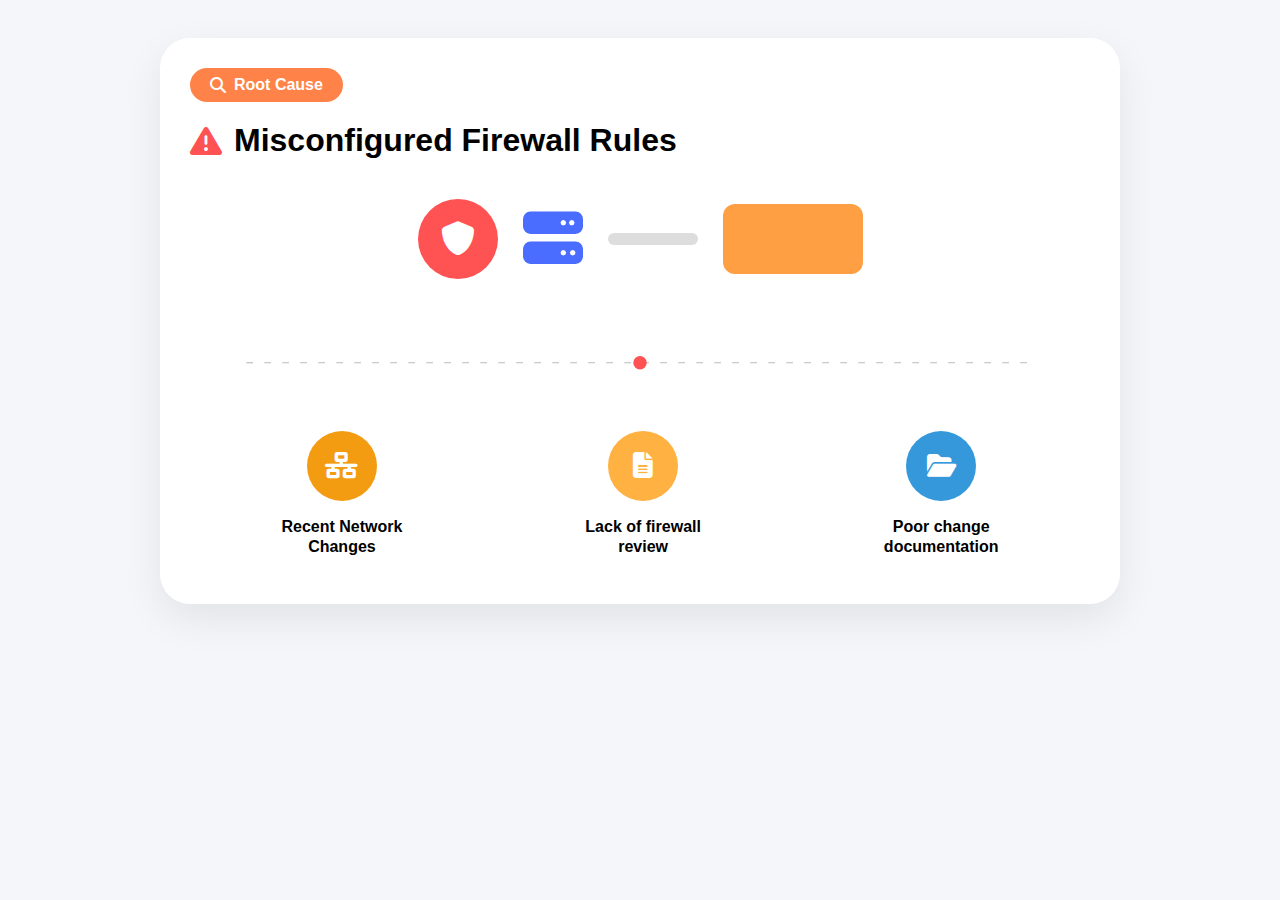
<file: root-cause.html>
<!DOCTYPE html>
<html lang="en">
<head>
<meta charset="UTF-8">

<title>Root Cause Component</title>

<link rel="stylesheet"
href="https://cdnjs.cloudflare.com/ajax/libs/font-awesome/6.5.0/css/all.min.css"/>

<style>

body{
background:#f4f6fa;
font-family:Arial;
padding:30px;
}

.root-card{
max-width:900px;
background:white;
border-radius:30px;
padding:30px;
margin:auto;
box-shadow:0 15px 40px rgba(0,0,0,.08);
}

/* TAG */

.tag{
background:#ff8248;
color:white;
padding:8px 20px;
border-radius:30px;
display:inline-flex;
gap:8px;
font-weight:600;
align-items:center;
}

h1{
margin-top:20px;
font-size:32px;
display:flex;
align-items:center;
gap:12px;
}

/* CENTER */

.center{
display:flex;
justify-content:center;
align-items:center;
margin:40px 0;
gap:25px;
}

.shield{
width:80px;
height:80px;
border-radius:50%;
background:#ff5252;
color:white;
display:flex;
align-items:center;
justify-content:center;
font-size:34px;
}

.server{
font-size:60px;
color:#4a6cff;
}

.pipe{
width:90px;
height:12px;
background:#ddd;
border-radius:20px;
}

.brick{
width:140px;
height:70px;
background:#ff9f43;
border-radius:12px;
}

/* FLOW */

.flow{
width:100%;
margin-top:10px;
}

/* STEPS */

.steps{
display:flex;
justify-content:space-around;
margin-top:30px;
}

.step{
text-align:center;
}

.circle{
width:70px;
height:70px;
border-radius:50%;
display:flex;
align-items:center;
justify-content:center;
font-size:26px;
margin:auto;
margin-bottom:10px;
color:white;
}

.orange{background:#f39c12;}
.amber{background:#ffb142;}
.blue{background:#3498db;}

p{
font-weight:600;
line-height:1.3;
}

</style>
</head>

<body>

<div class="root-card">

<div class="tag">
<i class="fa fa-magnifying-glass"></i> Root Cause
</div>

<h1>
<i class="fa-solid fa-triangle-exclamation" style="color:#ff5252"></i>
Misconfigured Firewall Rules
</h1>

<div class="center">

<div class="shield">
<i class="fa fa-shield"></i>
</div>

<div class="server">
<i class="fa fa-server"></i>
</div>

<div class="pipe"></div>

<div class="brick"></div>

</div>

<!-- dotted arrow -->

<svg class="flow" viewBox="0 0 800 60">
<path d="M50 30 L750 30" stroke="#bbb" stroke-dasharray="6 10" fill="none"/>
<circle cx="400" cy="30" r="6" fill="#ff5252"/>
</svg>

<div class="steps">

<div class="step">
<div class="circle orange">
<i class="fa fa-network-wired"></i>
</div>
<p>Recent Network<br>Changes</p>
</div>

<div class="step">
<div class="circle amber">
<i class="fa fa-file-lines"></i>
</div>
<p>Lack of firewall<br>review</p>
</div>

<div class="step">
<div class="circle blue">
<i class="fa fa-folder-open"></i>
</div>
<p>Poor change<br>documentation</p>
</div>

</div>

</div>

</body>
</html>
</file>
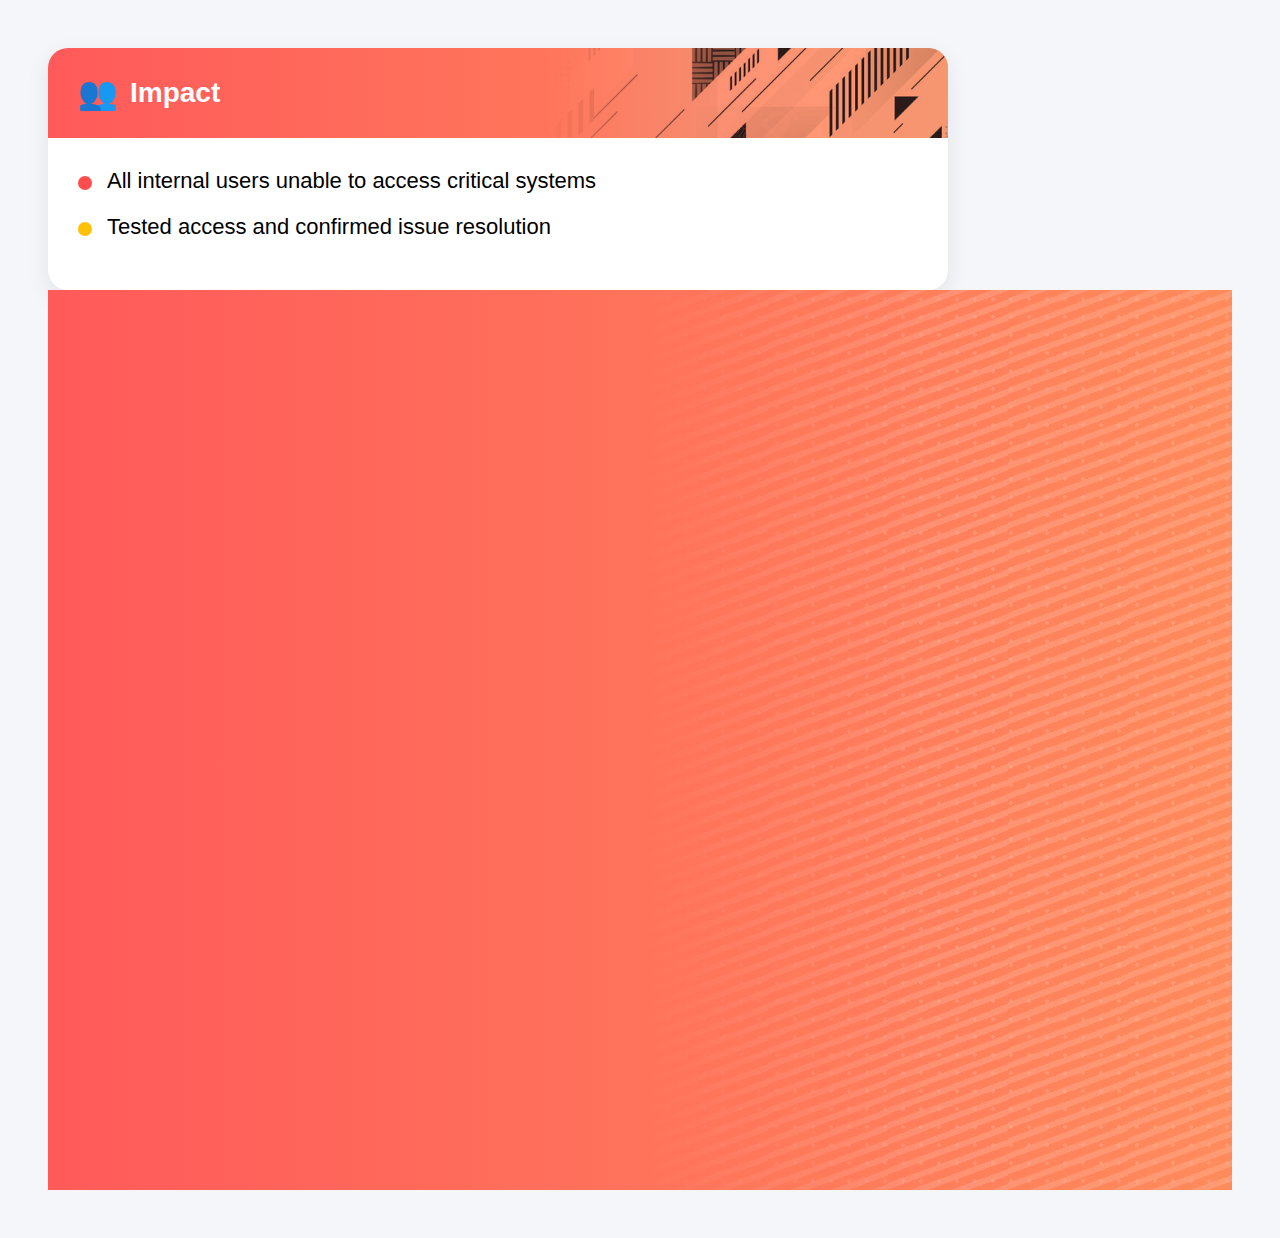
<file: rtcart.html>
<!DOCTYPE html>
<html>
<head>
<meta charset="UTF-8">
<title>Impact Card</title>

<style>

body{
  background:#f4f6fa;
  font-family:Arial;
  padding:40px;
}

/* CARD */

.card{
  width:900px;
  background:#fff;
  border-radius:20px;
  overflow:hidden;
  box-shadow:0 8px 25px rgba(0,0,0,.08);
}

/* HEADER */
.card-header{
  position: relative;
  height:90px;
  display:flex;
  align-items:center;
  padding:0 30px;
  color:#fff;
  font-size:28px;
  font-weight:600;

  /* base gradient */
  background: linear-gradient(90deg, #ff5a5a, #ff8b5c);
  overflow:hidden;
}
.card-header::after{
  content:"";
  position:absolute;
  inset:0;

  /* 🔥 IMAGE + GRADIENT COLOR */
  background:
    linear-gradient(
      90deg,
      rgba(255,90,90,0.85),
      rgba(255,139,92,0.85)
    ),
    url("assets/bghead.png") center / cover no-repeat;

  /* blend image with gradient */
  background-blend-mode: multiply;

  /* show only right half */
  mask-image: linear-gradient(
    90deg,
    transparent 0%,
    transparent 55%,
    black 75%,
    black 100%
  );

  -webkit-mask-image: linear-gradient(
    90deg,
    transparent 0%,
    transparent 55%,
    black 75%,
    black 100%
  );

  pointer-events:none;
}


.header-icon{
  font-size:32px;
  margin-right:12px;
}

/* BODY */

.card-body{
  padding:30px;
}

.row{
  display:flex;
  align-items:flex-start;
  margin-bottom:20px;
  font-size:22px;
}

.dot{
  width:14px;
  height:14px;
  border-radius:50%;
  margin-right:15px;
  margin-top:8px;
}

.red{ background:#ff4d4d;}
.yellow{ background:#ffc107;}

.illustration{
  position:absolute;
  right:40px;
  top:130px;
  width:200px;
  opacity:.9;
}

.container{
  position:relative;
}

</style>
</head>

<body>

<div class="card container">

  <div class="card-header">
    <span class="header-icon">👥</span>
    Impact
  </div>

  <div class="card-body">

    <div class="row">
      <div class="dot red"></div>
      <div>All internal users unable to access critical systems</div>
    </div>

    <div class="row">
      <div class="dot yellow"></div>
      <div>Tested access and confirmed issue resolution</div>
    </div>

  </div>

</div>
<div class="hero-bg">
  <div class="overlay"></div>
</div>
<style>
    .hero-bg {
  position: relative;
  width: 100%;
  height: 100vh;
  background: linear-gradient(90deg, #ff5a5a, #ff8b5c);
  overflow: hidden;
}

/* RIGHT SIDE PATTERN OVERLAY */
.overlay {
  position: absolute;
  inset: 0;

  /* PATTERNS */
  background:
    /* diagonal lines */
    repeating-linear-gradient(
      -20deg,
      rgba(255,255,255,0.35),
      rgba(255,255,255,0.35) 6px,
      transparent 6px,
      transparent 14px
    ),
    /* dots */
    radial-gradient(
      circle,
      rgba(255,255,255,0.35) 2px,
      transparent 2px
    );

  background-size:
    120px 120px,
    18px 18px;

  opacity: 0.4;

  /* 👉 FADE FROM CENTER TO RIGHT */
  mask-image: linear-gradient(
    90deg,
    transparent 0%,
    transparent 50%,
    black 75%,
    black 100%
  );

  -webkit-mask-image: linear-gradient(
    90deg,
    transparent 0%,
    transparent 50%,
    black 75%,
    black 100%
  );
}
</style>

</body>
</html>
</file>
<file: call.css>
:root {
    --primary: #4F46E5;
    --primary-light: #EEF2FF;
    --text-main: #1E293B;
    --text-muted: #64748B;
    --bg-main: #F8FAFC;
    --white: #FFFFFF;
    --card-shadow: 0 10px 25px -5px rgba(0, 0, 0, 0.05), 0 8px 10px -6px rgba(0, 0, 0, 0.05);
    --radius-lg: 20px;
    --radius-md: 12px;
}

* {
    margin: 0;
    padding: 0;
    box-sizing: border-box;
}

body {
    font-family: 'Plus Jakarta Sans', sans-serif;
    background-color: var(--bg-main);
    color: var(--text-main);
    line-height: 1.5;
    -webkit-font-smoothing: antialiased;
}

/* ── Navbar ── */
.navbar {
    background: #ffffff;
    padding: 15px 30px;
    margin-left: 30px;
    margin-right: 30px;
    margin-top: 20px;
    border-radius: 20px;
    display: flex;
    justify-content: space-between;
    align-items: center;
    box-shadow: 0px 20px 40px rgba(112, 144, 176, 0.12);
    margin-bottom: 30px;
}

.logo {
    display: flex;
    align-items: center;
}

.logo-img {
    height: 65px;
    width: auto;
    object-fit: contain;
}

.nav-links {
    list-style: none;
    display: flex;
    gap: 30px;
    margin-right: auto;
    margin-left: 60px;
}

.nav-links li {
    color: #A3AED0;
    font-weight: 500;
    cursor: pointer;
    font-size: 16px;
    transition: color 0.3s;
}

.nav-links li.active,
.nav-links li:hover {
    color: #FF5B5B;
    font-weight: 600;
}

.user-profile {
    display: flex;
    align-items: center;
    gap: 15px;
    color: #4318FF;
}

.avatar {
    width: 40px;
    height: 40px;
    background-color: #E0E5F2;
    border-radius: 50%;
}

/* ── Dashboard Container ── */
.dashboard-container {
    max-width: 1600px;
    margin: 0 auto;
    padding: 0 2rem;
    display: flex;
    flex-direction: column;
    gap: 2rem;
}

/* ── KPI Grid ── */
.kpi-grid {
    display: grid;
    grid-template-columns: repeat(6, 1fr) 1.7fr;
    gap: 1rem;
    align-items: start;
    height: 160px;
}

.grid-card {
    padding: 1rem 1rem 0;
    border-radius: 20px;
    position: relative;
    overflow: hidden;
    box-shadow: 0 8px 24px rgba(0,0,0,0.15);
    height: 160px;
    max-height: 160px;
    display: flex;
    flex-direction: column;
    border: 1.5px solid rgba(255,255,255,0.35);
    transition: transform 0.2s ease, box-shadow 0.2s ease;
}

.grid-card:hover {
    transform: translateY(-3px);
    box-shadow: 0 14px 32px rgba(0,0,0,0.2);
}

.grid-card .card-header {
    font-size: 0.9rem;
    font-weight: 700;
    color: rgba(255,255,255,0.95);
    margin-bottom: 0;
    display: flex;
    align-items: center;
    gap: 4px;
    position: relative;
    z-index: 2;
    padding-bottom: 6px;
    border-bottom: 1.5px solid rgba(255,255,255,0.3);
}

.grid-card .card-value {
    font-size: 2rem;
    font-weight: 700;
    color: #fff;
    margin-top: 0.6rem;
    position: relative;
    z-index: 2;
    text-shadow: 0 2px 8px rgba(0,0,0,0.15);
}

/* Gradient backgrounds */
.color-blue   { background: linear-gradient(170deg, #43c6e7 0%, #2F80ED 55%, #b8dff5 100%); cursor: pointer; }
.color-purple { background: linear-gradient(170deg, #5b8dee 0%, #764ba2 60%, #a8d4f8 100%); }
.color-red    { background: linear-gradient(170deg, #f7971e 0%, #e53935 55%, #ffd89b 100%); }
.color-orange { background: linear-gradient(170deg, #FFD200 0%, #f7971e 55%, #ffe89b 100%); }
.color-teal   { background: linear-gradient(170deg, #43e97b 0%, #1fd0b5 50%, #56CCF2 100%); }
.color-indigo { background: linear-gradient(170deg, #43e97b 0%, #38f9d7 55%, #a8e6f5 100%); }

/* Mountain silhouette SVG at card bottom */
.mountain-bg {
    position: absolute;
    bottom: 0;
    left: 0;
    width: 100%;
    height: 75px;
    z-index: 1;
}

/* ── Scrolling News Panel ── */
.news-panel {
    background: #eef3e8;
    border-radius: 20px;
    padding: 0.8rem 1rem;
    box-shadow: 0 8px 24px rgba(0,0,0,0.08);
    border: 1.5px solid rgba(180,210,160,0.5);
    overflow: hidden;
    position: relative;
    height: 160px;
    max-height: 160px;
    display: flex;
    flex-direction: column;
}

.news-scroll-wrapper {
    flex: 1;
    overflow: hidden;
    position: relative;
    mask-image: linear-gradient(to bottom, transparent 0%, black 12%, black 88%, transparent 100%);
    -webkit-mask-image: linear-gradient(to bottom, transparent 0%, black 12%, black 88%, transparent 100%);
}

.news-scroll-inner {
    display: flex;
    flex-direction: column;
    animation: scrollUp 20s linear infinite;
}

.news-scroll-inner:hover {
    animation-play-state: paused;
}

@keyframes scrollUp {
    0%   { transform: translateY(0); }
    100% { transform: translateY(var(--scroll-h, -50%)); }
}

.news-item {
    display: flex;
    align-items: flex-start;
    gap: 0.6rem;
    padding: 0.55rem 0;
    border-bottom: 1px solid rgba(0,0,0,0.07);
}

.news-icon {
    width: 26px;
    height: 26px;
    border-radius: 6px;
    display: flex;
    align-items: center;
    justify-content: center;
    font-size: 0.7rem;
    flex-shrink: 0;
    margin-top: 1px;
}

.news-icon.purple { background: #ede9fe; color: #7c3aed; }
.news-icon.red    { background: #fee2e2; color: #ef4444; }
.news-icon.teal   { background: #ccfbf1; color: #0d9488; }
.news-icon.yellow { background: #fef9c3; color: #ca8a04; }
.news-icon.blue   { background: #dbeafe; color: #2563eb; }
.news-icon.orange { background: #ffedd5; color: #ea580c; }

.news-text p {
    font-size: 0.75rem;
    color: #64748b;
    line-height: 1.3;
    margin: 0;
}

.news-text strong {
    font-size: 0.78rem;
    color: #1e293b;
    display: block;
    margin-top: 2px;
    font-weight: 600;
}

/* ── Content Grid ── */
.content-grid {
    display: grid;
    grid-template-columns: repeat(3, 1fr);
    gap: 1.5rem;
}

.panel {
    background: var(--white);
    border-radius: var(--radius-md);
    padding: 1.5rem;
    box-shadow: var(--card-shadow);
}

.panel-header {
    display: flex;
    justify-content: space-between;
    align-items: center;
    margin-bottom: 1.5rem;
}

.panel-header h4 {
    font-size: 1rem;
    font-weight: 600;
}

.menu-dots {
    color: var(--text-muted);
    font-size: 1.2rem;
    cursor: pointer;
    user-select: none;
}

/* ── Treemap Mock ── */
.treemap-mock {
    display: grid;
    grid-template-areas:
        "mon wed fri"
        "tue thu fri"
        "tue thu sat";
    grid-template-columns: 1fr 1fr 1fr;
    grid-template-rows: repeat(3, 70px);
    gap: 6px;
}

.treemap-item {
    background: #3B82F6;
    color: white;
    font-weight: 600;
    font-size: 0.85rem;
    border-radius: 6px;
    display: flex;
    align-items: center;
    justify-content: center;
    text-align: center;
    padding: 8px;
}

.blue-1 { background: #2563EB; }
.blue-2 { background: #3B82F6; }
.blue-3 { background: #3B82F6; }
.blue-4 { background: #60A5FA; }
.blue-5 { background: #60A5FA; }
.blue-6 { background: #93C5FD; font-size: 0.75rem; }

/* ── Donut SVG Chart ── */
.donut-wrapper {
    display: flex;
    flex-direction: column;
    align-items: center;
    gap: 1rem;
}

.donut-svg {
    width: 200px;
    height: 200px;
    transform: rotate(-90deg);
    overflow: visible;
}

.donut-seg {
    fill: none;
    stroke-width: 36;
    stroke-linecap: butt;
    r: 70;
    cx: 100;
    cy: 100;
}

.donut-label {
    transform: rotate(90deg);
    transform-origin: center;
    font-size: 9px;
    font-family: 'Plus Jakarta Sans', sans-serif;
    font-weight: 700;
    fill: #1E293B;
    text-anchor: middle;
    dominant-baseline: middle;
}

.donut-legend {
    display: flex;
    flex-wrap: wrap;
    justify-content: center;
    gap: 0.4rem 1.2rem;
}

.legend-item {
    display: flex;
    align-items: center;
    gap: 6px;
    font-size: 0.8rem;
    color: var(--text-muted);
}

.dot {
    width: 10px;
    height: 10px;
    border-radius: 50%;
    display: inline-block;
    flex-shrink: 0;
}

/* ── Agents Panel ── */
.agents-panel {
    display: flex;
    flex-direction: column;
}

.agents-scroll {
    flex: 1;
    overflow-y: auto;
    max-height: 260px;
    scrollbar-width: thin;
    scrollbar-color: #CBD5E1 transparent;
}

.agents-scroll::-webkit-scrollbar { width: 6px; }
.agents-scroll::-webkit-scrollbar-track { background: transparent; }
.agents-scroll::-webkit-scrollbar-thumb { background: #CBD5E1; border-radius: 3px; }

/* ── Agents Table ── */
.agents-table {
    width: 100%;
    border-collapse: collapse;
}

.agents-table th {
    text-align: left;
    font-size: 0.72rem;
    color: var(--text-muted);
    font-weight: 600;
    letter-spacing: 0.03em;
    padding: 8px 0;
    border-bottom: 1px solid #F1F5F9;
    position: sticky;
    top: 0;
    background: white;
}

.agents-table td {
    padding: 11px 0;
    font-size: 0.85rem;
    border-bottom: 1px solid #F1F5F9;
    vertical-align: middle;
}

.search-icon-svg {
    font-size: 0.9rem;
    margin-right: 4px;
    opacity: 0.6;
}

.badge {
    padding: 4px 10px;
    border-radius: 5px;
    font-weight: 700;
    font-size: 0.7rem;
    white-space: nowrap;
}

.badge.red    { background: #FEE2E2; color: #EF4444; }
.badge.teal   { background: #CCFBF1; color: #0D9488; }
.badge.purple { background: #EDE9FE; color: #7C3AED; }
.badge.blue   { background: #DBEAFE; color: #3B82F6; }

/* ── Heatmap ── */
.heatmap-panel { width: 100%; }

.toggle-group {
    display: flex;
    gap: 0.5rem;
    flex-wrap: wrap;
    margin-bottom: 1rem;
}

.toggle-btn {
    padding: 6px 14px;
    border-radius: 6px;
    border: 1px solid #E2E8F0;
    background: #FFFFFF;
    color: #4F46E5;
    font-family: inherit;
    font-size: 0.85rem;
    font-weight: 500;
    cursor: pointer;
    transition: background-color 0.2s ease, color 0.2s ease, border-color 0.2s ease, box-shadow 0.2s ease;
}

.toggle-btn:hover:not(.active) {
    background: #EEF2FF;
    border-color: #4F46E5;
}

.toggle-btn.active {
    background: #4F46E5;
    color: #FFFFFF;
    border-color: #4F46E5;
    box-shadow: 0 4px 10px rgba(79, 70, 229, 0.25);
}

.toggle-btn:focus-visible {
    outline: none;
    box-shadow: 0 0 0 3px rgba(79, 70, 229, 0.35);
}

.heatmap-container {
    width: 100%;
    overflow-x: hidden;
}

.heatmap-grid {
    display: grid;
    grid-template-columns: 36px 1fr;
    column-gap: 8px;
    width: 100%;
}

.month-labels {
    display: grid;
    grid-template-rows: repeat(12, 1fr);
    row-gap: 6px;
    padding-bottom: 2px;
}

.month-labels span {
    font-size: 0.76rem;
    color: var(--text-muted);
    display: flex;
    align-items: center;
    white-space: nowrap;
}

.heatmap-cells {
    display: grid;
    grid-template-columns: repeat(31, 1fr);
    grid-template-rows: repeat(12, 1fr);
    gap: 6px;
    width: 100%;
    aspect-ratio: 31 / 12;
}

.cell {
    width: 100%;
    height: 100%;
    border-radius: 3px;
    min-width: 0;
    min-height: 0;
}

.v0 { background: #FFF8EF; }
.v1 { background: #FDECC8; }
.v2 { background: #F9CF8A; }
.v3 { background: #F5B04E; }
.v4 { background: #E08A1E; }
.v5 { background: #C46A0A; }

.days {
    display: grid;
    grid-template-columns: repeat(31, 1fr);
    gap: 6px;
    margin-left: 44px;
    margin-top: 6px;
    width: calc(100% - 44px);
}

.days span {
    font-size: 0.65rem;
    color: var(--text-muted);
    text-align: center;
    white-space: nowrap;
    overflow: hidden;
    text-overflow: ellipsis;
}

/* ── Floating Side Navbar ── */
.floating-nav {
    position: fixed;
    left: 12px;
    top: 50%;
    transform: translateY(-50%);
    z-index: 999;
    display: flex;
    flex-direction: row;
    align-items: center;
    gap: 0;
}

.fnav-toggle {
    width: 44px;
    height: 44px;
    background: #ffffff;
    border-radius: 14px;
    box-shadow: 0 4px 20px rgba(0,0,0,0.12), 0 1px 4px rgba(0,0,0,0.08);
    display: flex;
    align-items: center;
    justify-content: center;
    cursor: pointer;
    color: #64748b;
    transition: background 0.2s, color 0.2s, box-shadow 0.2s;
    flex-shrink: 0;
    border: 1.5px solid #f1f5f9;
    z-index: 2;
}

.fnav-toggle:hover {
    background: #4F46E5;
    color: #fff;
    box-shadow: 0 6px 24px rgba(79,70,229,0.3);
    border-color: #4F46E5;
}

.floating-nav.expanded .fnav-toggle {
    background: #4F46E5;
    color: #fff;
    border-color: #4F46E5;
    border-radius: 14px 0 0 14px;
    box-shadow: none;
}

.fnav-panel {
    background: #ffffff;
    border-radius: 0 16px 16px 0;
    box-shadow: 4px 4px 20px rgba(0,0,0,0.1);
    padding: 0.6rem 0.8rem 0.8rem;
    min-width: 150px;
    border: 1.5px solid #f1f5f9;
    border-left: none;
    opacity: 0;
    pointer-events: none;
    transform: translateX(-8px);
    transition: opacity 0.22s ease, transform 0.22s ease;
}

.floating-nav.expanded .fnav-panel {
    opacity: 1;
    pointer-events: all;
    transform: translateX(0);
}

.fnav-label {
    font-size: 0.65rem;
    font-weight: 700;
    letter-spacing: 0.08em;
    color: #94a3b8;
    margin-bottom: 0.4rem;
    padding-left: 4px;
}

.fnav-list {
    list-style: none;
    display: flex;
    flex-direction: column;
    gap: 2px;
}

.fnav-item {
    display: flex;
    align-items: center;
    gap: 10px;
    padding: 8px 10px;
    border-radius: 10px;
    cursor: pointer;
    transition: background 0.15s;
    color: #475569;
}

.fnav-item:hover {
    background: #f8fafc;
    color: #1e293b;
}

.fnav-item.active {
    background: #f0f4ff;
    color: #4F46E5;
}

.fnav-item.active .fnav-icon {
    background: #4F46E5;
    color: #fff;
}

.fnav-icon {
    width: 32px;
    height: 32px;
    border-radius: 8px;
    display: flex;
    align-items: center;
    justify-content: center;
    flex-shrink: 0;
    transition: background 0.15s, color 0.15s;
}

.fnav-icon.sentiment { background: #d1fae5; color: #059669; }
.fnav-icon.call      { background: #dbeafe; color: #2563eb; }
.fnav-icon.agent     { background: #fce7f3; color: #db2777; }

.fnav-text {
    font-size: 0.85rem;
    font-weight: 600;
}

/* ── Modal Overlay ── */
.modal-overlay {
    display: none;
    position: fixed;
    inset: 0;
    background: rgba(0,0,0,0.55);
    z-index: 2000;
    align-items: center;
    justify-content: center;
    backdrop-filter: blur(2px);
}

.modal-overlay.active { display: flex; }

.modal-box {
    background: #fff;
    border-radius: 12px;
    box-shadow: 0 24px 60px rgba(0,0,0,0.25);
    max-height: 85vh;
    display: flex;
    flex-direction: column;
    animation: modalIn 0.22s ease;
}

@keyframes modalIn {
    from { opacity:0; transform: scale(0.96) translateY(10px); }
    to   { opacity:1; transform: scale(1) translateY(0); }
}

.modal-sla      { width: 95vw; max-width: 95vw; }
.modal-analysis { width: 95vw; max-width: 95vw; }

.modal-header {
    display: flex;
    justify-content: space-between;
    align-items: center;
    padding: 1.2rem 1.5rem 1rem;
    border-bottom: 1px solid #e2e8f0;
}

.modal-header h3 {
    font-size: 1.1rem;
    font-weight: 700;
    color: #1e293b;
}

.modal-close {
    background: none;
    border: none;
    font-size: 1.4rem;
    color: #94a3b8;
    cursor: pointer;
    line-height: 1;
    padding: 0 4px;
    transition: color 0.2s;
}

.modal-close:hover { color: #ef4444; }

.analysis-close {
    position: sticky;
    top: 0;
    align-self: flex-end;
    margin: 1rem 1.5rem 0;
    z-index: 10;
}

.analysis-title {
    font-size: 1.1rem;
    font-weight: 700;
    color: #1e293b;
    padding: 0 1.5rem 0.2rem;
}

.analysis-sub {
    font-size: 0.82rem;
    color: #64748b;
    padding: 0 1.5rem 0.8rem;
    border-bottom: 1px solid #e2e8f0;
    margin-bottom: 0;
}

.modal-body {
    overflow: auto;
    padding: 0 1.5rem 1.5rem;
    flex: 1;
    scrollbar-width: none;        /* Firefox */
    -ms-overflow-style: none;     /* IE / Edge */
}

.modal-body::-webkit-scrollbar {
    display: none;                /* Chrome / Safari */
}

/* ── Modal Tables ── */
.modal-table {
    width: 100%;
    border-collapse: collapse;
    font-size: 0.82rem;
    margin-top: 1rem;
}

.modal-table th {
    text-align: left;
    font-size: 0.72rem;
    font-weight: 700;
    color: #64748b;
    letter-spacing: 0.04em;
    padding: 8px 10px;
    border-bottom: 2px solid #e2e8f0;
    white-space: nowrap;
    position: sticky;
    top: 0;
    background: #fff;
    z-index: 1;
}

.modal-table td {
    padding: 9px 10px;
    border-bottom: 1px solid #f1f5f9;
    color: #334155;
    white-space: nowrap;
    vertical-align: middle;
}

.modal-table tr:hover td { background: #f8fafc; }

.modal-table tr.row-highlight td {
    background: #f87171;
    color: #fff;
}

.modal-table tr.row-highlight:hover td { background: #ef4444; }

/* Monitor name link */
.monitor-link {
    color: #4F46E5;
    font-weight: 500;
    cursor: pointer;
    text-decoration: none;
}

.monitor-link:hover { text-decoration: underline; }

/* Progress bar */
.progress-wrap {
    display: flex;
    align-items: center;
    gap: 8px;
}

.progress-bar {
    height: 22px;
    border-radius: 4px;
    display: flex;
    align-items: center;
    padding: 0 8px;
    font-weight: 700;
    font-size: 0.75rem;
    color: #fff;
    min-width: 120px;
    width: 100%;
    max-width: 300px;
}

.progress-bar.green { background: #22c55e; }
.progress-bar.red   { background: #ef4444; }

.status-success { color: #22c55e; font-weight: 600; }
.status-failed  { color: #ef4444; font-weight: 600; }

.view-report-btn {
    color: #4F46E5;
    font-weight: 600;
    font-size: 0.8rem;
    cursor: pointer;
    background: none;
    border: none;
    padding: 0;
    white-space: nowrap;
    font-family: inherit;
}

.view-report-btn:hover { text-decoration: underline; }

/* ── Responsive ── */
@media (max-width: 1024px) {
    .content-grid { grid-template-columns: 1fr; }
    .kpi-grid { grid-template-columns: repeat(3, 1fr); height: auto; }
    .modal-sla, .modal-analysis { width: 98vw; }
}
</file>
